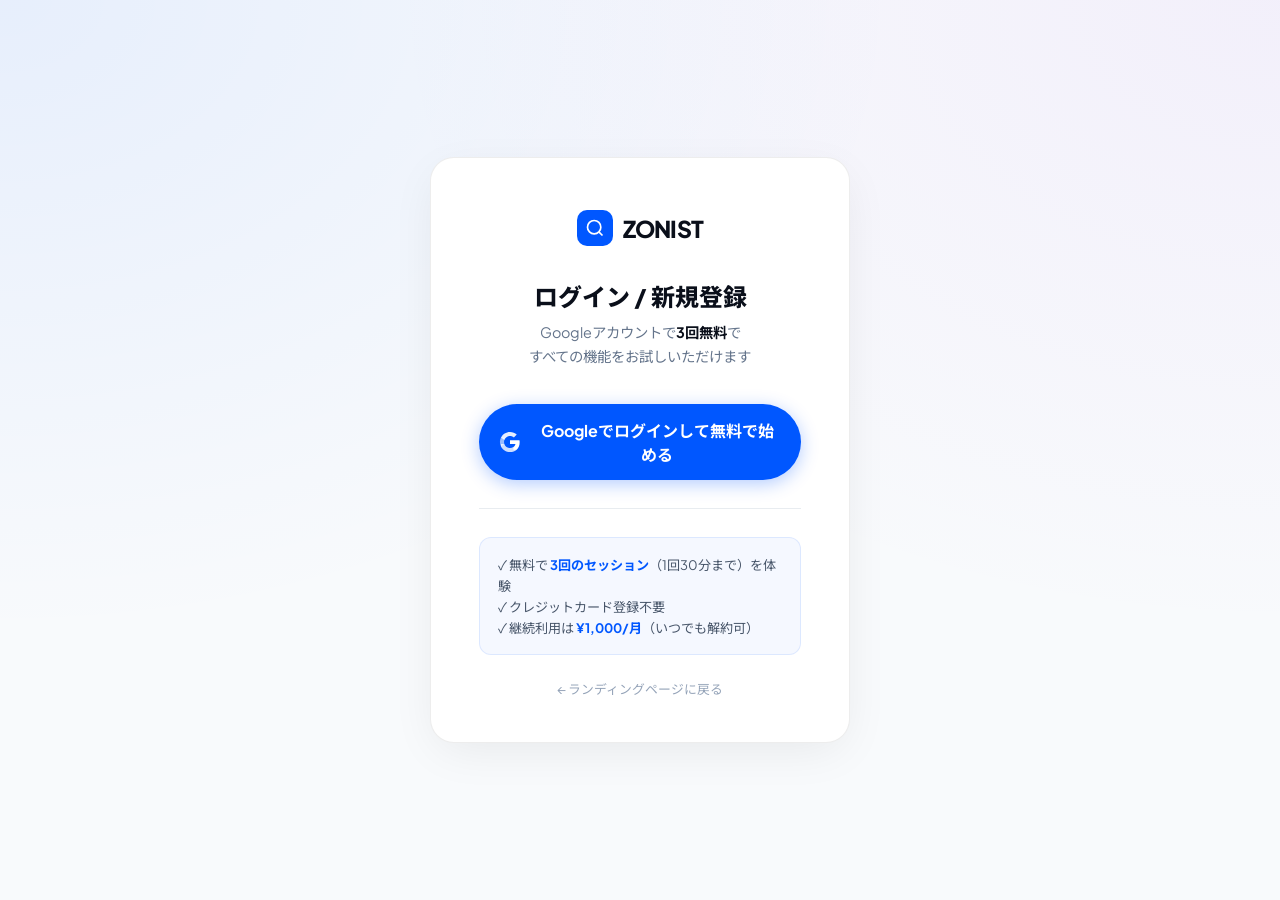
<file: static/login.html>
<!DOCTYPE html>
<html lang="ja">
<head>
  <meta charset="UTF-8" />
  <meta name="viewport" content="width=device-width, initial-scale=1.0" />
  <title>ZONIST – ログイン</title>
  <style>
    @import url('https://fonts.googleapis.com/css2?family=Plus+Jakarta+Sans:wght@400;600;800&family=Noto+Sans+JP:wght@400;700;900&display=swap');
    * { box-sizing: border-box; margin: 0; padding: 0; }
    body {
      font-family: 'Plus Jakarta Sans', 'Noto Sans JP', sans-serif;
      background: #f8fafc;
      background-image:
        radial-gradient(at 0% 0%, rgba(0,87,255,.07) 0, transparent 50%),
        radial-gradient(at 100% 0%, rgba(138,43,226,.05) 0, transparent 50%);
      min-height: 100vh;
      display: flex; align-items: center; justify-content: center;
      padding: 24px;
    }
    .card {
      background: white;
      border: 1px solid rgba(0,0,0,.07);
      border-radius: 24px;
      padding: 52px 48px 44px;
      width: 100%; max-width: 420px;
      box-shadow: 0 12px 48px -8px rgba(0,0,0,.08);
      text-align: center;
    }
    .logo {
      display: flex; align-items: center; justify-content: center; gap: 10px;
      margin-bottom: 32px;
    }
    .logo-icon {
      width: 36px; height: 36px; background: #0057FF;
      border-radius: 10px; display: flex; align-items: center; justify-content: center;
    }
    .logo-icon svg { width: 20px; height: 20px; color: white; }
    .logo-name {
      font-size: 1.45rem; font-weight: 900; letter-spacing: -.03em; color: #0a0f1a;
    }
    h1 { font-size: 1.5rem; font-weight: 800; color: #0a0f1a; margin-bottom: 8px; }
    .subtitle { font-size: .9rem; color: #64748b; margin-bottom: 36px; line-height: 1.6; }
    .subtitle strong { color: #0a0f1a; font-weight: 700; }

    .btn-google {
      display: flex; align-items: center; justify-content: center; gap: 12px;
      width: 100%; padding: 14px 20px; border-radius: 100px;
      background: #0057FF; color: white;
      font-size: 1rem; font-weight: 700; border: none; cursor: pointer;
      text-decoration: none;
      box-shadow: 0 4px 18px rgba(0,87,255,.3);
      transition: transform .15s, box-shadow .15s;
    }
    .btn-google:hover { transform: scale(1.03); box-shadow: 0 6px 24px rgba(0,87,255,.4); }
    .btn-google svg { width: 22px; height: 22px; flex-shrink: 0; }

    .divider { margin: 28px 0; border: none; border-top: 1px solid #e8ecf0; }

    .free-info {
      background: rgba(0,87,255,.04);
      border: 1px solid rgba(0,87,255,.1);
      border-radius: 12px; padding: 16px 18px;
      font-size: .82rem; color: #475569; line-height: 1.6; text-align: left;
    }
    .free-info strong { color: #0057FF; }

    .back-link {
      display: block; margin-top: 24px;
      font-size: .8rem; color: #94a3b8; text-decoration: none;
      transition: color .15s;
    }
    .back-link:hover { color: #0057FF; }
  </style>
</head>
<body>
  <div class="card">
    <div class="logo">
      <div class="logo-icon">
        <svg viewBox="0 0 24 24" fill="none" stroke="currentColor" stroke-width="2">
          <circle cx="11" cy="11" r="8"/><path d="m21 21-4.35-4.35"/>
        </svg>
      </div>
      <span class="logo-name">ZONIST</span>
    </div>

    <h1>ログイン / 新規登録</h1>
    <p class="subtitle">
      Googleアカウントで<strong>3回無料</strong>で<br>すべての機能をお試しいただけます
    </p>

    <a href="/auth/google" class="btn-google">
      <!-- Google G logo -->
      <svg viewBox="0 0 24 24" xmlns="http://www.w3.org/2000/svg">
        <path fill="#fff" d="M22.56 12.25c0-.78-.07-1.53-.2-2.25H12v4.26h5.92c-.26 1.37-1.04 2.53-2.21 3.31v2.77h3.57c2.08-1.92 3.28-4.74 3.28-8.09z"/>
        <path fill="rgba(255,255,255,.8)" d="M12 23c2.97 0 5.46-.98 7.28-2.66l-3.57-2.77c-.98.66-2.23 1.06-3.71 1.06-2.86 0-5.29-1.93-6.16-4.53H2.18v2.84C3.99 20.53 7.7 23 12 23z"/>
        <path fill="rgba(255,255,255,.6)" d="M5.84 14.09c-.22-.66-.35-1.36-.35-2.09s.13-1.43.35-2.09V7.07H2.18C1.43 8.55 1 10.22 1 12s.43 3.45 1.18 4.93l2.85-2.22.81-.62z"/>
        <path fill="rgba(255,255,255,.9)" d="M12 5.38c1.62 0 3.06.56 4.21 1.64l3.15-3.15C17.45 2.09 14.97 1 12 1 7.7 1 3.99 3.47 2.18 7.07l3.66 2.84c.87-2.6 3.3-4.53 6.16-4.53z"/>
      </svg>
      Googleでログインして無料で始める
    </a>

    <hr class="divider" />

    <div class="free-info">
      ✓ 無料で <strong>3回のセッション</strong>（1回30分まで）を体験<br>
      ✓ クレジットカード登録不要<br>
      ✓ 継続利用は <strong>¥1,000/月</strong>（いつでも解約可）
    </div>

    <a href="/" class="back-link">← ランディングページに戻る</a>
  </div>
</body>
</html>
</file>
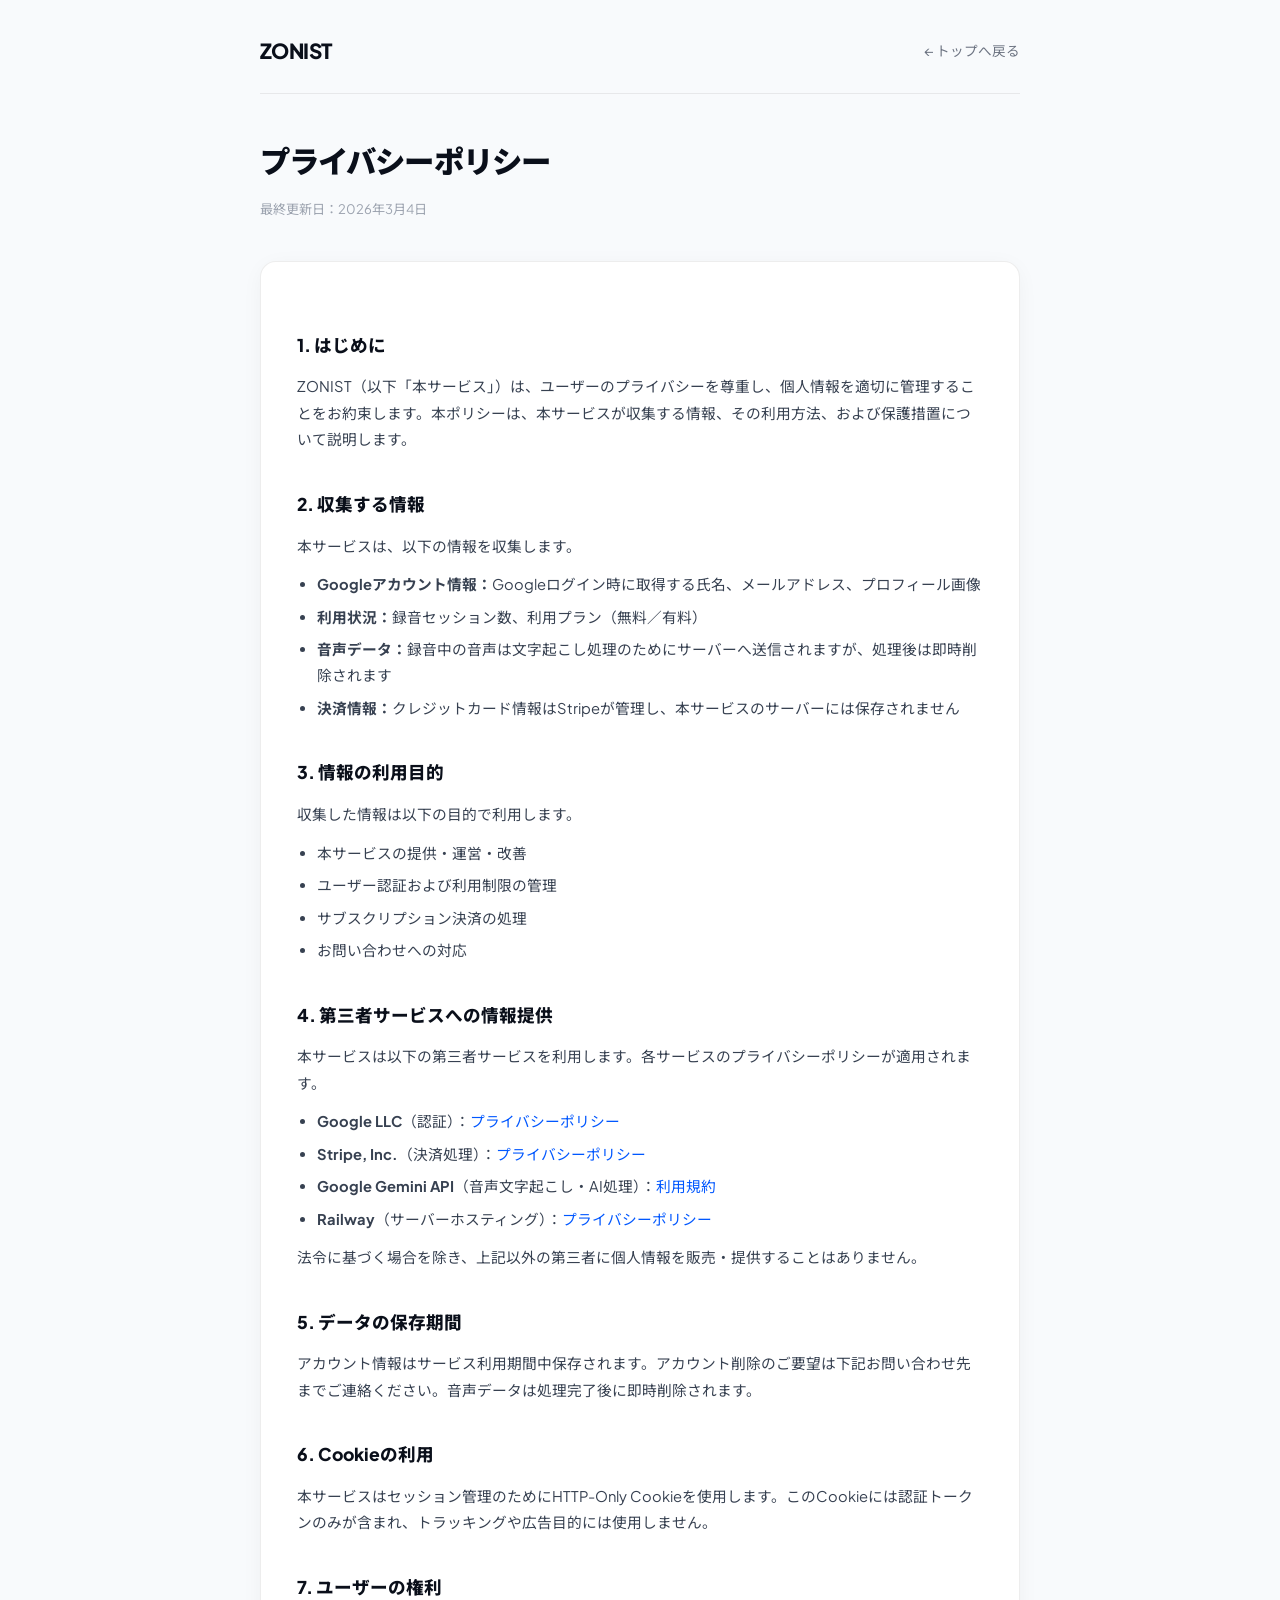
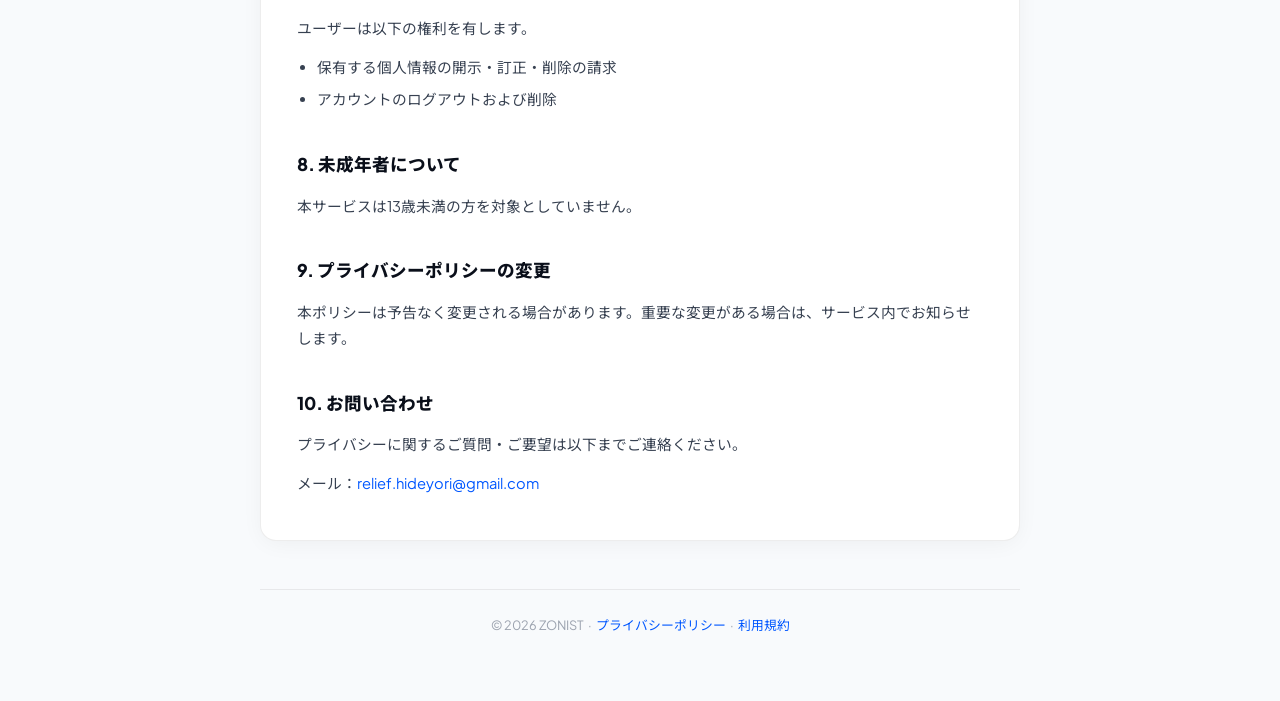
<file: static/privacy.html>
<!DOCTYPE html>
<html lang="ja">
<head>
  <meta charset="UTF-8" />
  <meta name="viewport" content="width=device-width, initial-scale=1.0" />
  <title>プライバシーポリシー – ZONIST</title>
  <style>
    @import url('https://fonts.googleapis.com/css2?family=Plus+Jakarta+Sans:wght@400;600;800&family=Noto+Sans+JP:wght@400;700;900&display=swap');
    * { box-sizing: border-box; margin: 0; padding: 0; }
    body {
      font-family: 'Plus Jakarta Sans', 'Noto Sans JP', sans-serif;
      background: #f8fafc;
      color: #1a2035;
      line-height: 1.8;
      padding: 0 16px 64px;
    }
    header {
      max-width: 760px; margin: 0 auto;
      padding: 32px 0 24px;
      border-bottom: 1px solid rgba(0,0,0,.07);
      margin-bottom: 40px;
      display: flex; align-items: center; justify-content: space-between;
    }
    .logo {
      font-size: 1.3rem; font-weight: 900; letter-spacing: -.03em; color: #0a0f1a;
      text-decoration: none;
    }
    .logo span { color: #0057FF; }
    nav a { font-size: .85rem; color: #6b7280; text-decoration: none; }
    nav a:hover { color: #0057FF; }
    main { max-width: 760px; margin: 0 auto; }
    h1 {
      font-size: 1.9rem; font-weight: 900; letter-spacing: -.03em;
      margin-bottom: 8px; color: #0a0f1a;
    }
    .updated {
      font-size: .82rem; color: #9ca3af; margin-bottom: 40px;
    }
    h2 {
      font-size: 1.1rem; font-weight: 800; color: #0a0f1a;
      margin: 36px 0 12px;
    }
    p { font-size: .92rem; color: #374151; margin-bottom: 12px; }
    ul { padding-left: 20px; margin-bottom: 12px; }
    li { font-size: .92rem; color: #374151; margin-bottom: 6px; }
    a { color: #0057FF; text-decoration: none; }
    a:hover { text-decoration: underline; }
    .card {
      background: white; border: 1px solid rgba(0,0,0,.07);
      border-radius: 16px; padding: 32px 36px;
      box-shadow: 0 4px 24px -4px rgba(0,0,0,.06);
    }
    footer {
      max-width: 760px; margin: 48px auto 0;
      padding-top: 24px; border-top: 1px solid rgba(0,0,0,.07);
      font-size: .8rem; color: #9ca3af; text-align: center;
    }
  </style>
</head>
<body>
<header>
  <a class="logo" href="/">ZONIST</a>
  <nav><a href="/">← トップへ戻る</a></nav>
</header>

<main>
  <h1>プライバシーポリシー</h1>
  <p class="updated">最終更新日：2026年3月4日</p>

  <div class="card">

    <h2>1. はじめに</h2>
    <p>ZONIST（以下「本サービス」）は、ユーザーのプライバシーを尊重し、個人情報を適切に管理することをお約束します。本ポリシーは、本サービスが収集する情報、その利用方法、および保護措置について説明します。</p>

    <h2>2. 収集する情報</h2>
    <p>本サービスは、以下の情報を収集します。</p>
    <ul>
      <li><strong>Googleアカウント情報：</strong>Googleログイン時に取得する氏名、メールアドレス、プロフィール画像</li>
      <li><strong>利用状況：</strong>録音セッション数、利用プラン（無料／有料）</li>
      <li><strong>音声データ：</strong>録音中の音声は文字起こし処理のためにサーバーへ送信されますが、処理後は即時削除されます</li>
      <li><strong>決済情報：</strong>クレジットカード情報はStripeが管理し、本サービスのサーバーには保存されません</li>
    </ul>

    <h2>3. 情報の利用目的</h2>
    <p>収集した情報は以下の目的で利用します。</p>
    <ul>
      <li>本サービスの提供・運営・改善</li>
      <li>ユーザー認証および利用制限の管理</li>
      <li>サブスクリプション決済の処理</li>
      <li>お問い合わせへの対応</li>
    </ul>

    <h2>4. 第三者サービスへの情報提供</h2>
    <p>本サービスは以下の第三者サービスを利用します。各サービスのプライバシーポリシーが適用されます。</p>
    <ul>
      <li><strong>Google LLC</strong>（認証）：<a href="https://policies.google.com/privacy" target="_blank">プライバシーポリシー</a></li>
      <li><strong>Stripe, Inc.</strong>（決済処理）：<a href="https://stripe.com/jp/privacy" target="_blank">プライバシーポリシー</a></li>
      <li><strong>Google Gemini API</strong>（音声文字起こし・AI処理）：<a href="https://ai.google.dev/gemini-api/terms" target="_blank">利用規約</a></li>
      <li><strong>Railway</strong>（サーバーホスティング）：<a href="https://railway.app/legal/privacy" target="_blank">プライバシーポリシー</a></li>
    </ul>
    <p>法令に基づく場合を除き、上記以外の第三者に個人情報を販売・提供することはありません。</p>

    <h2>5. データの保存期間</h2>
    <p>アカウント情報はサービス利用期間中保存されます。アカウント削除のご要望は下記お問い合わせ先までご連絡ください。音声データは処理完了後に即時削除されます。</p>

    <h2>6. Cookieの利用</h2>
    <p>本サービスはセッション管理のためにHTTP-Only Cookieを使用します。このCookieには認証トークンのみが含まれ、トラッキングや広告目的には使用しません。</p>

    <h2>7. ユーザーの権利</h2>
    <p>ユーザーは以下の権利を有します。</p>
    <ul>
      <li>保有する個人情報の開示・訂正・削除の請求</li>
      <li>アカウントのログアウトおよび削除</li>
    </ul>

    <h2>8. 未成年者について</h2>
    <p>本サービスは13歳未満の方を対象としていません。</p>

    <h2>9. プライバシーポリシーの変更</h2>
    <p>本ポリシーは予告なく変更される場合があります。重要な変更がある場合は、サービス内でお知らせします。</p>

    <h2>10. お問い合わせ</h2>
    <p>プライバシーに関するご質問・ご要望は以下までご連絡ください。</p>
    <p>メール：<a href="mailto:relief.hideyori@gmail.com">relief.hideyori@gmail.com</a></p>

  </div>
</main>

<footer>
  &copy; 2026 ZONIST &nbsp;·&nbsp;
  <a href="/privacy">プライバシーポリシー</a> &nbsp;·&nbsp;
  <a href="/terms">利用規約</a>
</footer>
</body>
</html>
</file>
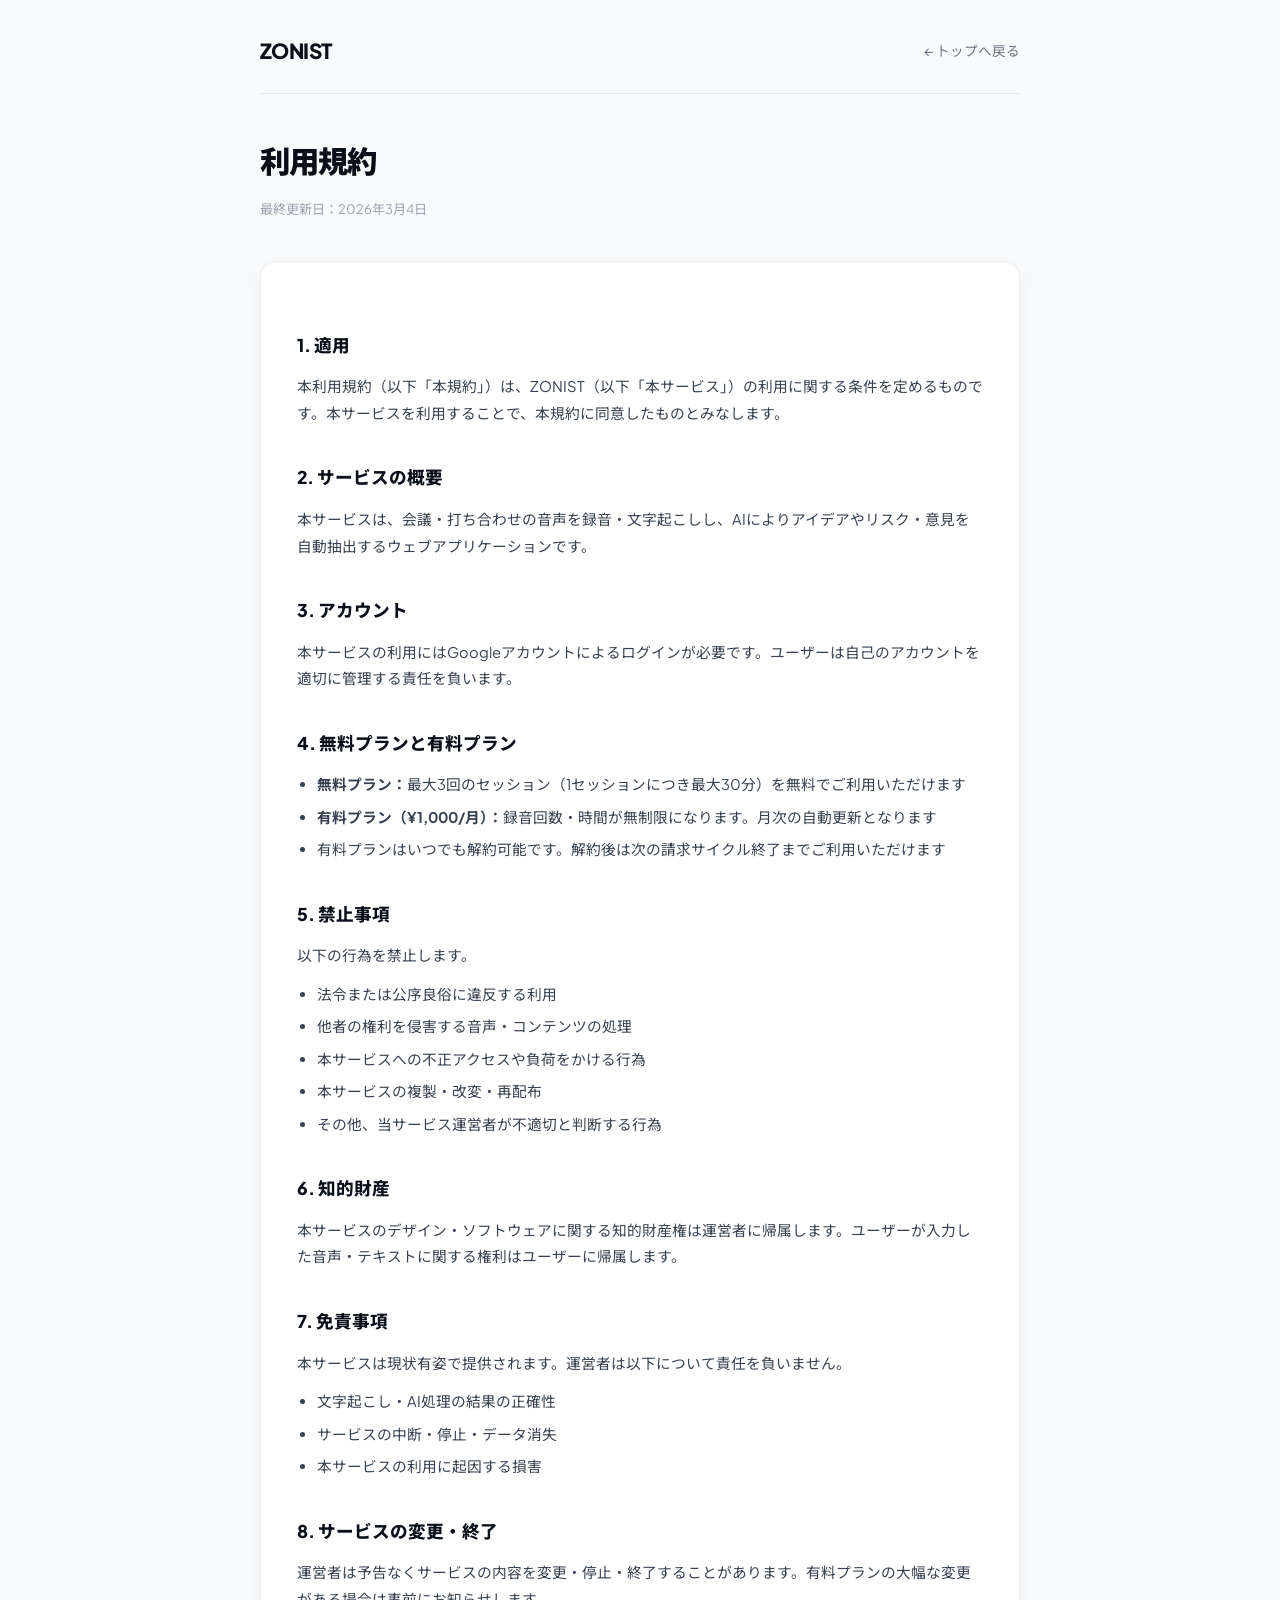
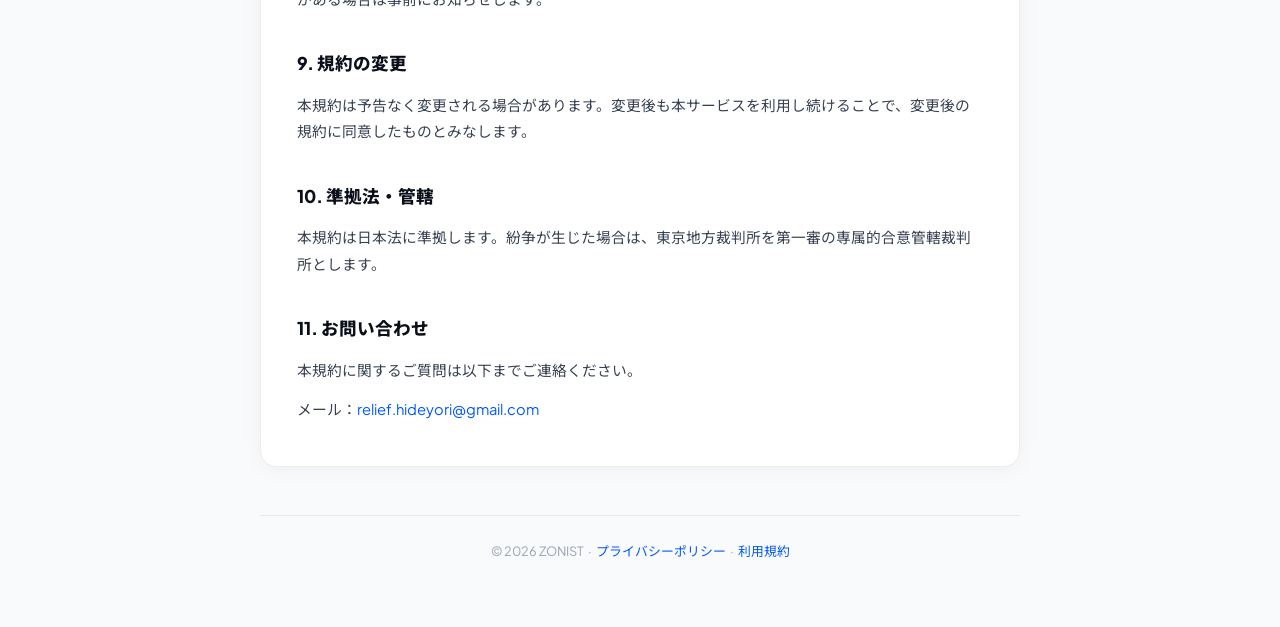
<file: static/terms.html>
<!DOCTYPE html>
<html lang="ja">
<head>
  <meta charset="UTF-8" />
  <meta name="viewport" content="width=device-width, initial-scale=1.0" />
  <title>利用規約 – ZONIST</title>
  <style>
    @import url('https://fonts.googleapis.com/css2?family=Plus+Jakarta+Sans:wght@400;600;800&family=Noto+Sans+JP:wght@400;700;900&display=swap');
    * { box-sizing: border-box; margin: 0; padding: 0; }
    body {
      font-family: 'Plus Jakarta Sans', 'Noto Sans JP', sans-serif;
      background: #f8fafc;
      color: #1a2035;
      line-height: 1.8;
      padding: 0 16px 64px;
    }
    header {
      max-width: 760px; margin: 0 auto;
      padding: 32px 0 24px;
      border-bottom: 1px solid rgba(0,0,0,.07);
      margin-bottom: 40px;
      display: flex; align-items: center; justify-content: space-between;
    }
    .logo {
      font-size: 1.3rem; font-weight: 900; letter-spacing: -.03em; color: #0a0f1a;
      text-decoration: none;
    }
    nav a { font-size: .85rem; color: #6b7280; text-decoration: none; }
    nav a:hover { color: #0057FF; }
    main { max-width: 760px; margin: 0 auto; }
    h1 {
      font-size: 1.9rem; font-weight: 900; letter-spacing: -.03em;
      margin-bottom: 8px; color: #0a0f1a;
    }
    .updated { font-size: .82rem; color: #9ca3af; margin-bottom: 40px; }
    h2 {
      font-size: 1.1rem; font-weight: 800; color: #0a0f1a;
      margin: 36px 0 12px;
    }
    p { font-size: .92rem; color: #374151; margin-bottom: 12px; }
    ul { padding-left: 20px; margin-bottom: 12px; }
    li { font-size: .92rem; color: #374151; margin-bottom: 6px; }
    a { color: #0057FF; text-decoration: none; }
    a:hover { text-decoration: underline; }
    .card {
      background: white; border: 1px solid rgba(0,0,0,.07);
      border-radius: 16px; padding: 32px 36px;
      box-shadow: 0 4px 24px -4px rgba(0,0,0,.06);
    }
    footer {
      max-width: 760px; margin: 48px auto 0;
      padding-top: 24px; border-top: 1px solid rgba(0,0,0,.07);
      font-size: .8rem; color: #9ca3af; text-align: center;
    }
  </style>
</head>
<body>
<header>
  <a class="logo" href="/">ZONIST</a>
  <nav><a href="/">← トップへ戻る</a></nav>
</header>

<main>
  <h1>利用規約</h1>
  <p class="updated">最終更新日：2026年3月4日</p>

  <div class="card">

    <h2>1. 適用</h2>
    <p>本利用規約（以下「本規約」）は、ZONIST（以下「本サービス」）の利用に関する条件を定めるものです。本サービスを利用することで、本規約に同意したものとみなします。</p>

    <h2>2. サービスの概要</h2>
    <p>本サービスは、会議・打ち合わせの音声を録音・文字起こしし、AIによりアイデアやリスク・意見を自動抽出するウェブアプリケーションです。</p>

    <h2>3. アカウント</h2>
    <p>本サービスの利用にはGoogleアカウントによるログインが必要です。ユーザーは自己のアカウントを適切に管理する責任を負います。</p>

    <h2>4. 無料プランと有料プラン</h2>
    <ul>
      <li><strong>無料プラン：</strong>最大3回のセッション（1セッションにつき最大30分）を無料でご利用いただけます</li>
      <li><strong>有料プラン（¥1,000/月）：</strong>録音回数・時間が無制限になります。月次の自動更新となります</li>
      <li>有料プランはいつでも解約可能です。解約後は次の請求サイクル終了までご利用いただけます</li>
    </ul>

    <h2>5. 禁止事項</h2>
    <p>以下の行為を禁止します。</p>
    <ul>
      <li>法令または公序良俗に違反する利用</li>
      <li>他者の権利を侵害する音声・コンテンツの処理</li>
      <li>本サービスへの不正アクセスや負荷をかける行為</li>
      <li>本サービスの複製・改変・再配布</li>
      <li>その他、当サービス運営者が不適切と判断する行為</li>
    </ul>

    <h2>6. 知的財産</h2>
    <p>本サービスのデザイン・ソフトウェアに関する知的財産権は運営者に帰属します。ユーザーが入力した音声・テキストに関する権利はユーザーに帰属します。</p>

    <h2>7. 免責事項</h2>
    <p>本サービスは現状有姿で提供されます。運営者は以下について責任を負いません。</p>
    <ul>
      <li>文字起こし・AI処理の結果の正確性</li>
      <li>サービスの中断・停止・データ消失</li>
      <li>本サービスの利用に起因する損害</li>
    </ul>

    <h2>8. サービスの変更・終了</h2>
    <p>運営者は予告なくサービスの内容を変更・停止・終了することがあります。有料プランの大幅な変更がある場合は事前にお知らせします。</p>

    <h2>9. 規約の変更</h2>
    <p>本規約は予告なく変更される場合があります。変更後も本サービスを利用し続けることで、変更後の規約に同意したものとみなします。</p>

    <h2>10. 準拠法・管轄</h2>
    <p>本規約は日本法に準拠します。紛争が生じた場合は、東京地方裁判所を第一審の専属的合意管轄裁判所とします。</p>

    <h2>11. お問い合わせ</h2>
    <p>本規約に関するご質問は以下までご連絡ください。</p>
    <p>メール：<a href="mailto:relief.hideyori@gmail.com">relief.hideyori@gmail.com</a></p>

  </div>
</main>

<footer>
  &copy; 2026 ZONIST &nbsp;·&nbsp;
  <a href="/privacy">プライバシーポリシー</a> &nbsp;·&nbsp;
  <a href="/terms">利用規約</a>
</footer>
</body>
</html>
</file>
